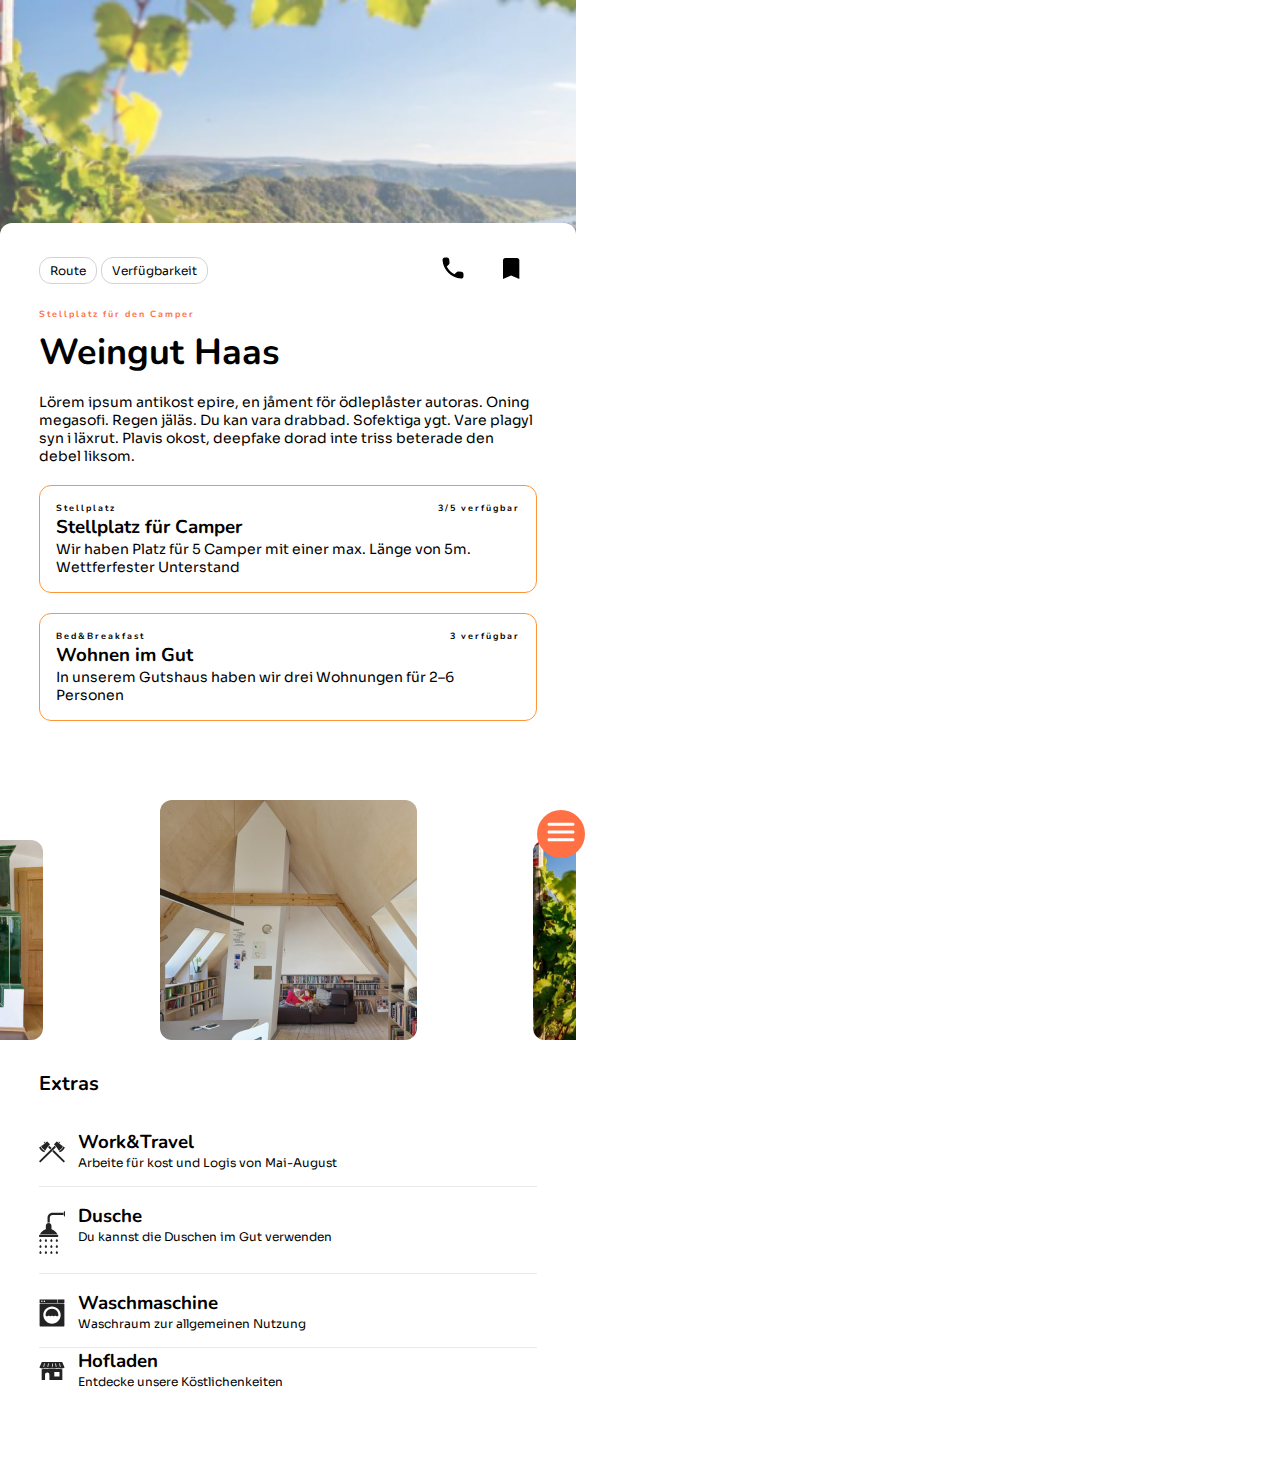
<file: index.html>
<!DOCTYPE html>
<html lang="en">
  <head>
    <meta charset="UTF-8" />
    <meta http-equiv="X-UA-Compatible" content="IE=edge" />
    <meta name="viewport" content="width=device-width, initial-scale=1.0" />
    <title>Weingut Haas</title>
    <link rel="stylesheet" href="./assets/css/style.css" />
  </head>
  <body>
    <header>
      <div class="background1"></div>
    </header>
  <div class="wrapper">
    <main>
      <div class="orientation">
        <div>
          <a href="#" class="navButton"><button>Route</button></a>
          <a href="#" class="navButton"><button>Verfügbarkeit</button></a>
        </div>
        <div>
          <img src="./assets/img/Vectorphone.svg" alt="phoneIcon" />
          <img src="./assets/img/Vectorbookmark.svg" alt="bookmarkIcon" />
        </div>
      </div>
      <section class="übersicht">
        <h4>Stellplatz für den Camper</h4>
        <h1>Weingut Haas</h1>
        <p>
          Lörem ipsum antikost epire, en jåment för ödleplåster autoras. Oning
          megasofi. Regen jäläs. Du kan vara drabbad. Sofektiga ygt. Vare plagyl
          syn i läxrut. Plavis okost, deepfake dorad inte triss beterade den
          debel liksom.
        </p>
        <div class="container">
          <div>
            <h5>Stellplatz</h5>
            <h5>3/5 verfügbar</h5>
          </div>
          <h3>Stellplatz für Camper</h3>
          <p>
            Wir haben Platz für 5 Camper mit einer max. Länge von 5m.
            Wettferfester Unterstand
          </p>
        </div>
        <a href="./wohnen.html">
          <div class="container">
            <div>
              <h5>Bed&Breakfast</h5>
              <h5>3 verfügbar</h5>
            </div>
            <h3>Wohnen im Gut</h3>
            <p>In unserem Gutshaus haben wir drei Wohnungen für 2–6 Personen</p>
          </div>
        </a>
      </section>
      </div>
      <section class="imgSlider">
          <img src="./assets/img/Unterkunft3.png" alt="slider1" />
          <img src="./assets/img/Unterkunft2.png" alt="slider2" />
          <img src="./assets/img/Unterkunft4.png" alt="slider3" />
      </section>
     <div class="wrapper">
      <section class="extras">
        <h2>Extras</h2>
        <div class="extrasContainer">
          <div class="category">
            <div>
              <img
                src="./assets/img/Vectorworktravel.svg"
                alt="Icon Work and Travel"
              />
            </div>
            <div>
              <h3>Work&Travel</h3>
              <p>Arbeite für kost und Logis von Mai-August</p>
            </div>
          </div>
          <div class="category">
            <div>
              <img src="./assets/img/Vectorshower.svg" alt="Icon Showerhead" />
            </div>
            <div>
              <h3>Dusche</h3>
              <p>Du kannst die Duschen im Gut verwenden</p>
            </div>
          </div>
          <div class="category">
            <div>
              <img
                src="./assets/img/Vectorwash.svg"
                alt="Icon Washingmachine"
              />
            </div>
            <div>
              <h3>Waschmaschine</h3>
              <p>Waschraum zur allgemeinen Nutzung</p>
            </div>
          </div>

          <div class="category">
            <div>
              <img src="./assets/img/Vectorhofladen.svg" alt="Icon Hofladen" />
            </div>
            <div>
              <h3>Hofladen</h3>
              <p>Entdecke unsere Köstlichenkeiten</p>
            </div>
          </div>
        </div>
      </section>
    </main>
  <footer>
    <div class="menuButton">
      <a href="#"><button><img src="./assets/img/Vectormenu.svg" alt="" /></button></a>
      </div>
    </footer>
  </div>
  </body>
</html>
</file>
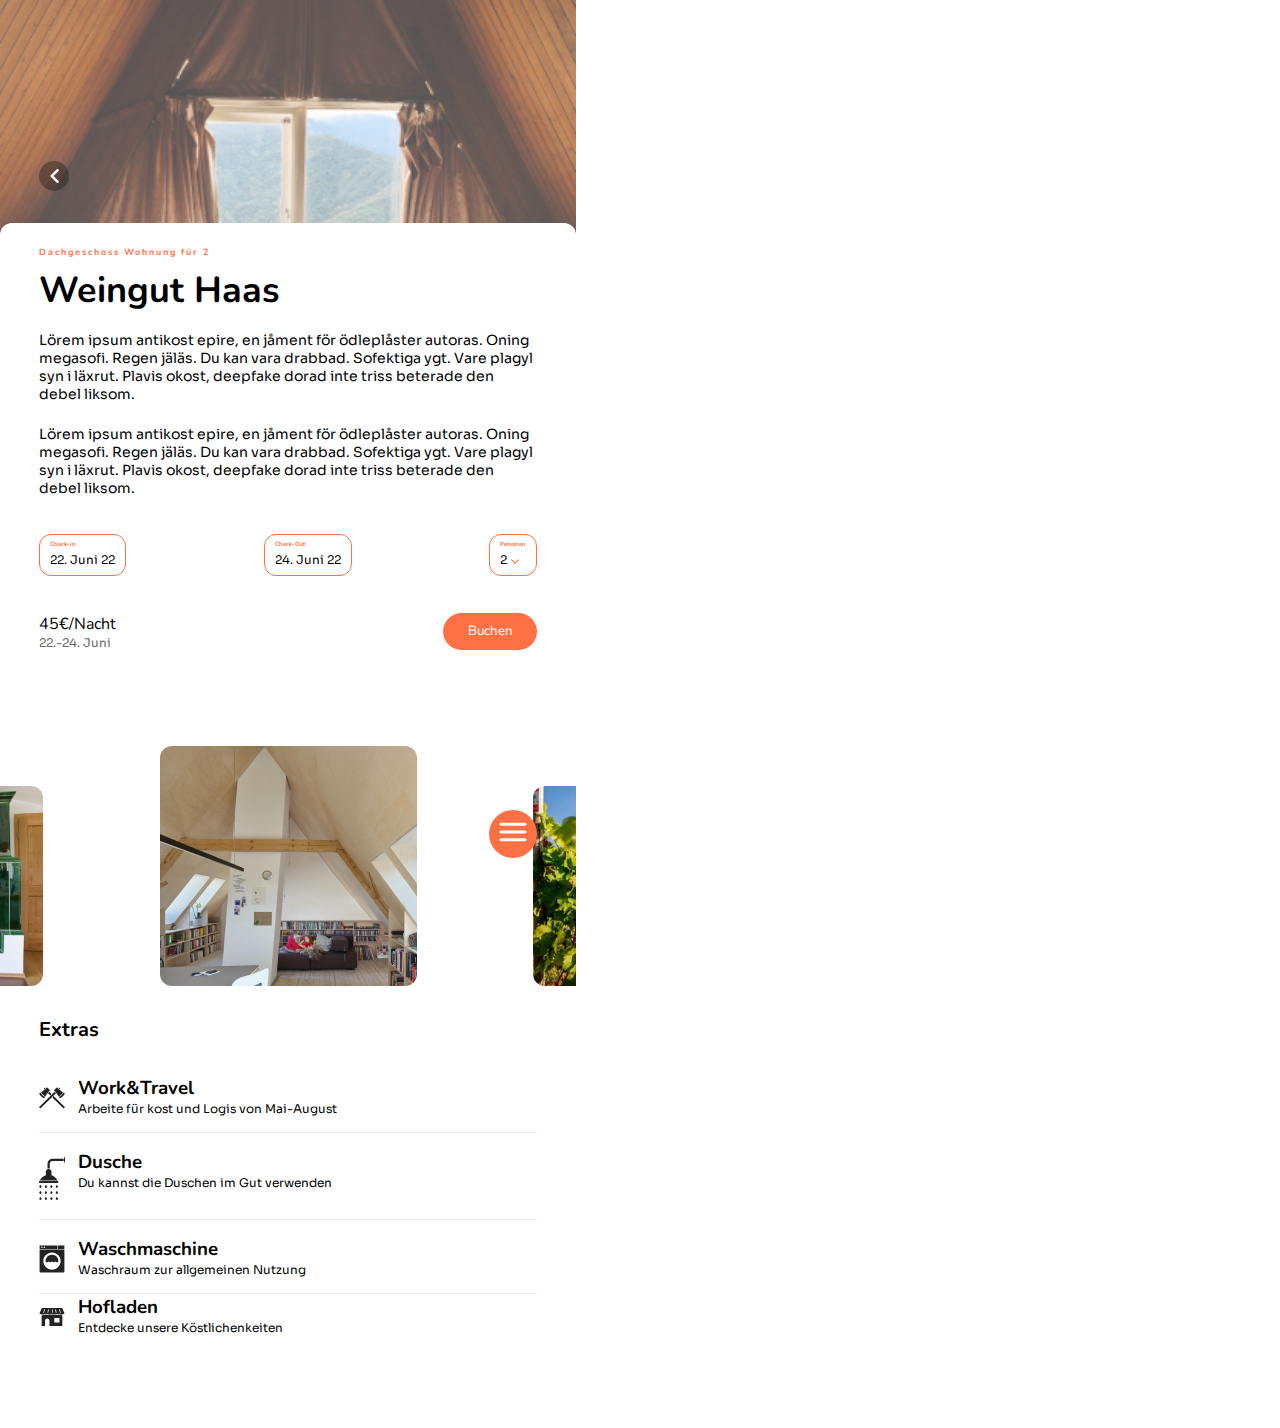
<file: dg.html>
<!DOCTYPE html>
<html lang="en">
  <head>
    <meta charset="UTF-8" />
    <meta http-equiv="X-UA-Compatible" content="IE=edge" />
    <meta name="viewport" content="width=device-width, initial-scale=1.0" />
    <title>Weingut Haas</title>
    <link rel="stylesheet" href="./assets/css/style.css" />
  </head>
  <body>
    <header>
      <div class="background3">
        <a href="./wohnen.html" class="back"
          ><button><img src="./assets/img/VectoriconBack.png" alt="" /></button
        ></a>
      </div>
    </header>
    <div class="wrapper">
    <main>
      <section class="übersicht">
        <h4>Dachgeschoss Wohnung für 2</h4>
        <h1>Weingut Haas</h1>
        <p>
          Lörem ipsum antikost epire, en jåment för ödleplåster autoras. Oning
          megasofi. Regen jäläs. Du kan vara drabbad. Sofektiga ygt. Vare plagyl
          syn i läxrut. Plavis okost, deepfake dorad inte triss beterade den
          debel liksom.
        </p>
        <br />
        <p>
          Lörem ipsum antikost epire, en jåment för ödleplåster autoras. Oning
          megasofi. Regen jäläs. Du kan vara drabbad. Sofektiga ygt. Vare plagyl
          syn i läxrut. Plavis okost, deepfake dorad inte triss beterade den
          debel liksom.
        </p>
      </section>
      <section>
        <div class="buchen">
          <div class="border">
            <h6>Check-in</h6>
            <p>22. Juni 22</p>
          </div>
          <div class="border">
            <h6>Check-Out</h6>
            <p>24. Juni 22</p>
          </div>
          <div class="border">
            <h6>Personen</h6>
            <div>
              <p>2</p>
              <img src="./assets/img/Vectorpfeil.svg" alt="Pfeil" />
            </div>
          </div>
        </div>
        <div class="buchen">
          <div>
            45€/Nacht</p>
            <p>22.-24. Juni</p>
          </div>
          <button class="buttonBuchen">Buchen</button>
        </div>
      </section>
    </div>
      <section class="imgSlider">
          <img src="./assets/img/DG3.png" alt="slider1" />
          <img src="./assets/img/DG2.png" alt="slider2" />
          <img src="./assets/img/DG4.png" alt="slider3" />
      </section>
  <div class="wrapper">
      <section class="extras">
        <h2>Extras</h2>
        <div class="extrasContainer">
          <div class="category">
            <div>
              <img
                src="./assets/img/Vectorworktravel.svg"
                alt="Icon Work and Travel"
              />
            </div>
            <div>
              <h3>Work&Travel</h3>
              <p>Arbeite für kost und Logis von Mai-August</p>
            </div>
          </div>

          <div class="category">
            <div>
              <img src="./assets/img/Vectorshower.svg" alt="Icon Showerhead" />
            </div>
            <div>
              <h3>Dusche</h3>
              <p>Du kannst die Duschen im Gut verwenden</p>
            </div>
          </div>

          <div class="category">
            <div>
              <img
                src="./assets/img/Vectorwash.svg"
                alt="Icon Washingmachine"
              />
            </div>
            <div>
              <h3>Waschmaschine</h3>
              <p>Waschraum zur allgemeinen Nutzung</p>
            </div>
          </div>

          <div class="category">
            <div>
              <img src="./assets/img/Vectorhofladen.svg" alt="Icon Hofladen" />
            </div>
            <div>
              <h3>Hofladen</h3>
              <p>Entdecke unsere Köstlichenkeiten</p>
            </div>
          </div>
      </section>
    </main>
    <footer>
      <a href="#" class="menuButton"
        ><button><img src="./assets/img/Vectormenu.svg" alt="" /></button
      ></a>
    </footer>
  </div>
  </body>
</html>
</file>
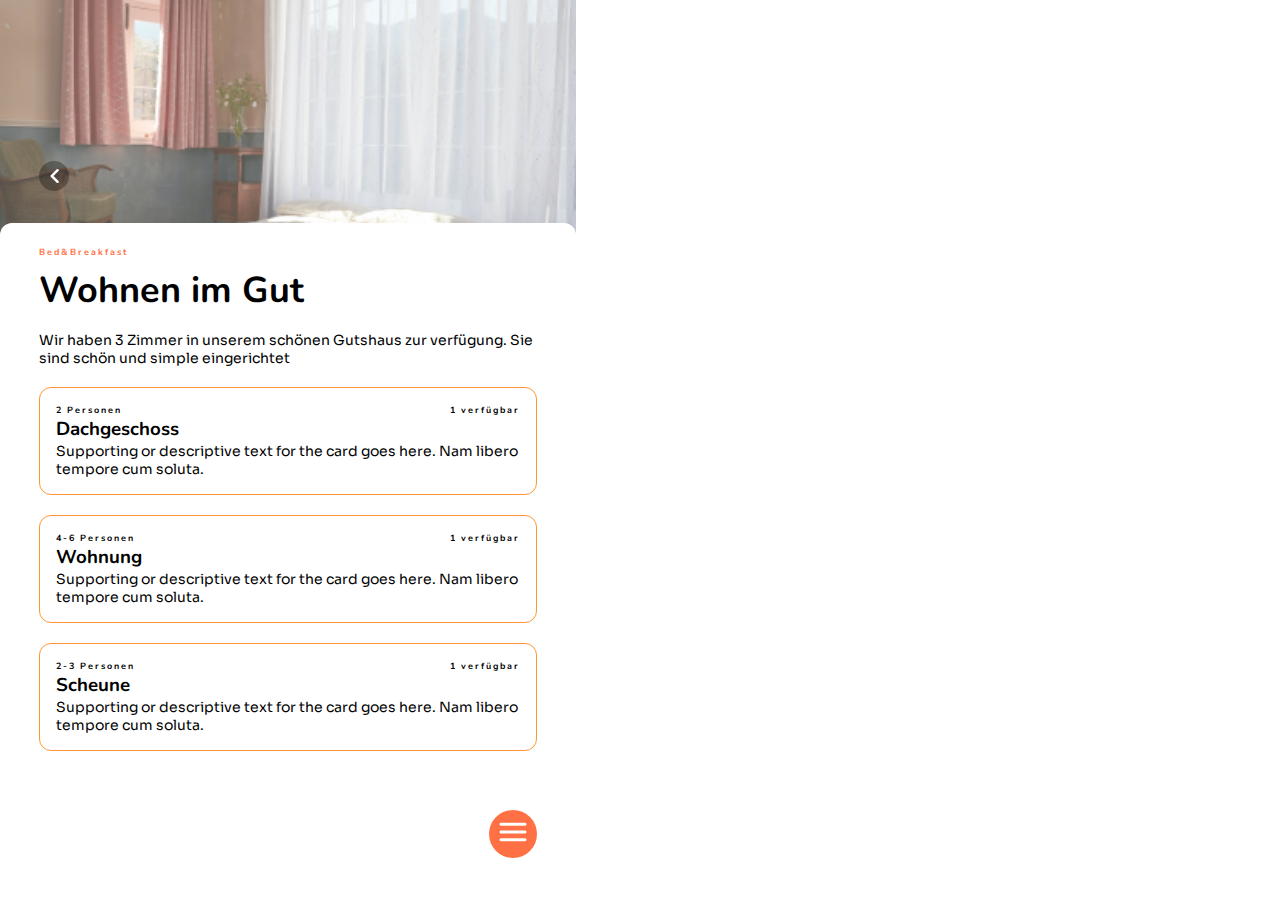
<file: wohnen.html>
<!DOCTYPE html>
<html lang="en">
  <head>
    <meta charset="UTF-8" />
    <meta http-equiv="X-UA-Compatible" content="IE=edge" />
    <meta name="viewport" content="width=device-width, initial-scale=1.0" />
    <title>Weingut Haas</title>
    <link rel="stylesheet" href="./assets/css/style.css" />
  </head>
  <body>
    <header>
      <div class="background2">
        <a href="./index.html" class="back"
          ><button>
            <img
              src="./assets/img/VectoriconBack.png"
              alt="Back to previous site"
            /></button
        ></a>
      </div>
    </header>
    <div class="wrapper">
      <main>
        <section class="übersicht">
          <h4>Bed&Breakfast</h4>
          <h1>Wohnen im Gut</h1>
          <p>
            Wir haben 3 Zimmer in unserem schönen Gutshaus zur verfügung. Sie
            sind schön und simple eingerichtet
          </p>
          <a href="./dg.html">
            <div class="container">
              <div>
                <h5>2 Personen</h5>
                <h5>1 verfügbar</h5>
              </div>
              <h3>Dachgeschoss</h3>
              <p>
                Supporting or descriptive text for the card goes here. Nam
                libero tempore cum soluta.
              </p>
            </div>
          </a>
          <div class="container">
            <div>
              <h5>4-6 Personen</h5>
              <h5>1 verfügbar</h5>
            </div>
            <h3>Wohnung</h3>
            <p>
              Supporting or descriptive text for the card goes here. Nam libero
              tempore cum soluta.
            </p>
          </div>
          <div class="container">
            <div>
              <h5>2-3 Personen</h5>
              <h5>1 verfügbar</h5>
            </div>
            <h3>Scheune</h3>
            <p>
              Supporting or descriptive text for the card goes here. Nam libero
              tempore cum soluta.
            </p>
          </div>
        </section>
      </main>
      <footer>
        <a href="#" class="menuButton"
          ><button><img src="./assets/img/Vectormenu.svg" alt="" /></button
        ></a>
      </footer>
    </div>
  </body>
</html>
</file>
<file: assets/css/style.css>
@import url("https://fonts.googleapis.com/css2?family=Nunito:wght@400;700&family=Sora:wght@300&display=swap");
/* 
font-family: 'Nunito', sans-serif;
font-family: 'Sora', sans-serif; */

/* ===== General Styling ===== */

:root {
  --primarycolor: #ff7144;
  --secondarycolor: #ff9635;
  --background: #ffffff;
  --navButton: #d3d3d3;
  --borderLine: #e9e9e9;
  --grey: #666666;
}
* {
  margin: 0;
  padding: 0;
  box-sizing: border-box;
  max-width: 36rem;
  font-family: "Nunito", sans-serif;
}

.wrapper {
  padding: 0% 2.438rem;
  border-top-left-radius: 0.75rem;
  border-top-right-radius: 0.75rem;
  margin-top: -5%;
  background-color: var(--background);
}

a {
  text-decoration: none;
  color: black;
}
p,
.navButton button {
  font-family: "Sora", sans-serif;
  font-size: 0.75rem;
}
.übersicht p {
  font-size: 0.875rem;
}
h1 {
  font-size: 2.25rem;
  padding-top: 0.5rem;
  padding-bottom: 1rem;
}
h2 {
  font-size: 1.25rem;
  margin-bottom: 1rem;
}
h4 {
  font-size: 0.563rem;
  color: var(--primarycolor);
  letter-spacing: 2px;
  padding-top: 1.438rem;
}
h5 {
  font-size: 0.563rem;
  letter-spacing: 2px;
}
h6 {
  font-size: 0.375rem;
  color: var(--primarycolor);
}

/* ===== Header Styling ===== */

.background1 {
  background: url("../img/Unterkunft1.png") no-repeat;
  background-size: cover;
  height: 15.721rem;
  max-width: 36rem;
}
.background2 {
  background: url("../img/Wohnen.png") no-repeat;
  background-size: cover;
  height: 15.721rem;
  max-width: 36rem;
}
.background3 {
  background: url("../img/DG1.png") no-repeat;
  background-size: cover;
  height: 15.721rem;
  max-width: 36rem;
}
.back button {
  background-color: rgba(0, 0, 0, 0.3);
  padding: 8.02px 11.25px 8.01px 10.52px;
  border-radius: 50%;
  border-style: none;
  width: 1.875rem;
  height: 1.875rem;
  margin-top: 10.063rem;
  margin-left: 2.438rem;
}

/* ===== Orientation Styling ===== */

.orientation {
  display: flex;
  padding-top: 2.125rem;
  justify-content: space-between;
}
.orientation div img {
  padding: 0% 1.094rem;
}
.navButton button {
  background-color: var(--background);
  padding: 5px 10px;
  border-radius: 0.75rem;
  border: 1px solid var(--navButton);
}

/* ===== Container Styling ===== */

.container {
  border: 1px solid var(--secondarycolor);
  border-radius: 0.75rem;
  padding: 1rem;
  margin: 1.25rem 0;
}
.container div {
  display: flex;
  justify-content: space-between;
}

/* =====img Slider Styling ===== */
.imgSlider {
  padding: 3.688rem 0%;
}
.imgSlider {
  display: flex;
  align-items: baseline;
  justify-content: space-between;
}
.imgSlider img:nth-of-type(2) {
  border-radius: 0.75rem;
}
.imgSlider img:nth-of-type(1) {
  border-top-right-radius: 0.75rem;
  border-bottom-right-radius: 0.75rem;
}
.imgSlider img:nth-of-type(3) {
  border-top-left-radius: 0.75rem;
  border-bottom-left-radius: 0.75rem;
}

/* =====Extras Styling ===== */
.extrasContainer {
  display: grid;
  grid-template-columns: 1fr;
}
.category {
  display: flex;
  gap: 0.821rem;
}
.extras img {
  padding-top: 5px;
  height: 100%;
  width: 1.608rem;
}
.category:not(:last-of-type) {
  border-bottom: 1px solid var(--borderLine);
  padding: 1rem 0;
}
/* =====buchen Styling ===== */
.buchen {
  display: flex;
  justify-content: space-between;
  margin: 2.313rem 0;
}
.border {
  border: 1px solid var(--primarycolor);
  border-radius: 0.75rem;
  display: inline-block;
  padding: 0.313rem 0.625rem;
  gap: 20px;
}
.border p {
  display: inline-block;
}
.buchen:nth-of-type(2) div p:nth-of-type(1) {
  font-size: 0.875rem;
}
.buchen:nth-of-type(2) div p:nth-of-type(2) {
  font-size: 0.75rem;
  color: var(--grey);
}

.buttonBuchen {
  background-color: var(--primarycolor);
  border-radius: 3.75rem;
  border-style: none;
  padding: 0.438rem 1.531rem;
  color: var(--background);
}

/* =====Footer Styling ===== */
footer {
  max-width: 36rem;
  margin-top: 5.813rem;
}
.menuButton button {
  background-color: var(--primarycolor);
  border-radius: 50%;
  border-style: none;
  width: 3rem;
  height: 3rem;
  top: 90vh;
  position: fixed;
}
.menuButton {
  display: flex;
  flex-direction: row-reverse;
}
.fullMenu {
  display: flex;
  flex-direction: row-reverse;
  display: none;
}
.fullMenu ul {
  display: flex;
}
.fullMenu li {
  list-style-type: none;
}

.fullMenu ul li button {
  background-color: var(--primarycolor);
  border-radius: 50%;
  border-style: none;
  width: 3rem;
  height: 3rem;
  top: 90vh;
}
</file>
